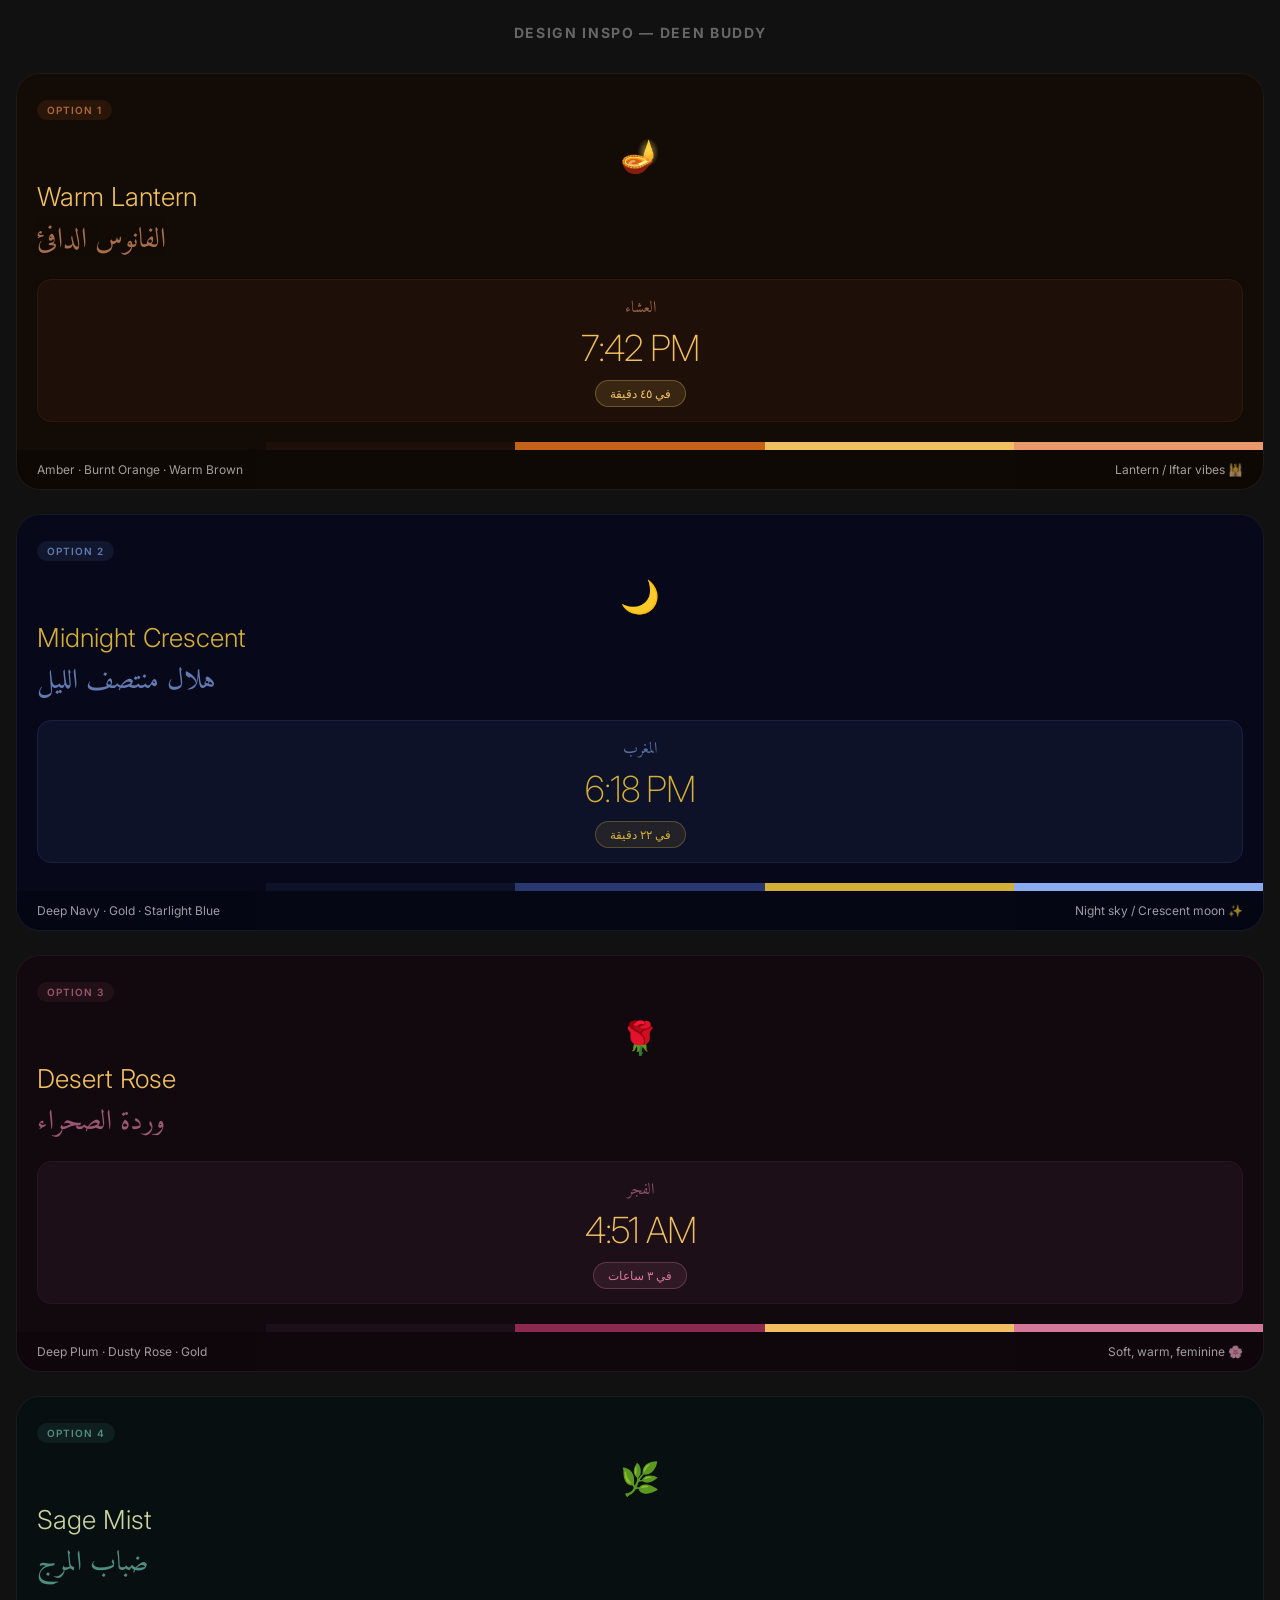
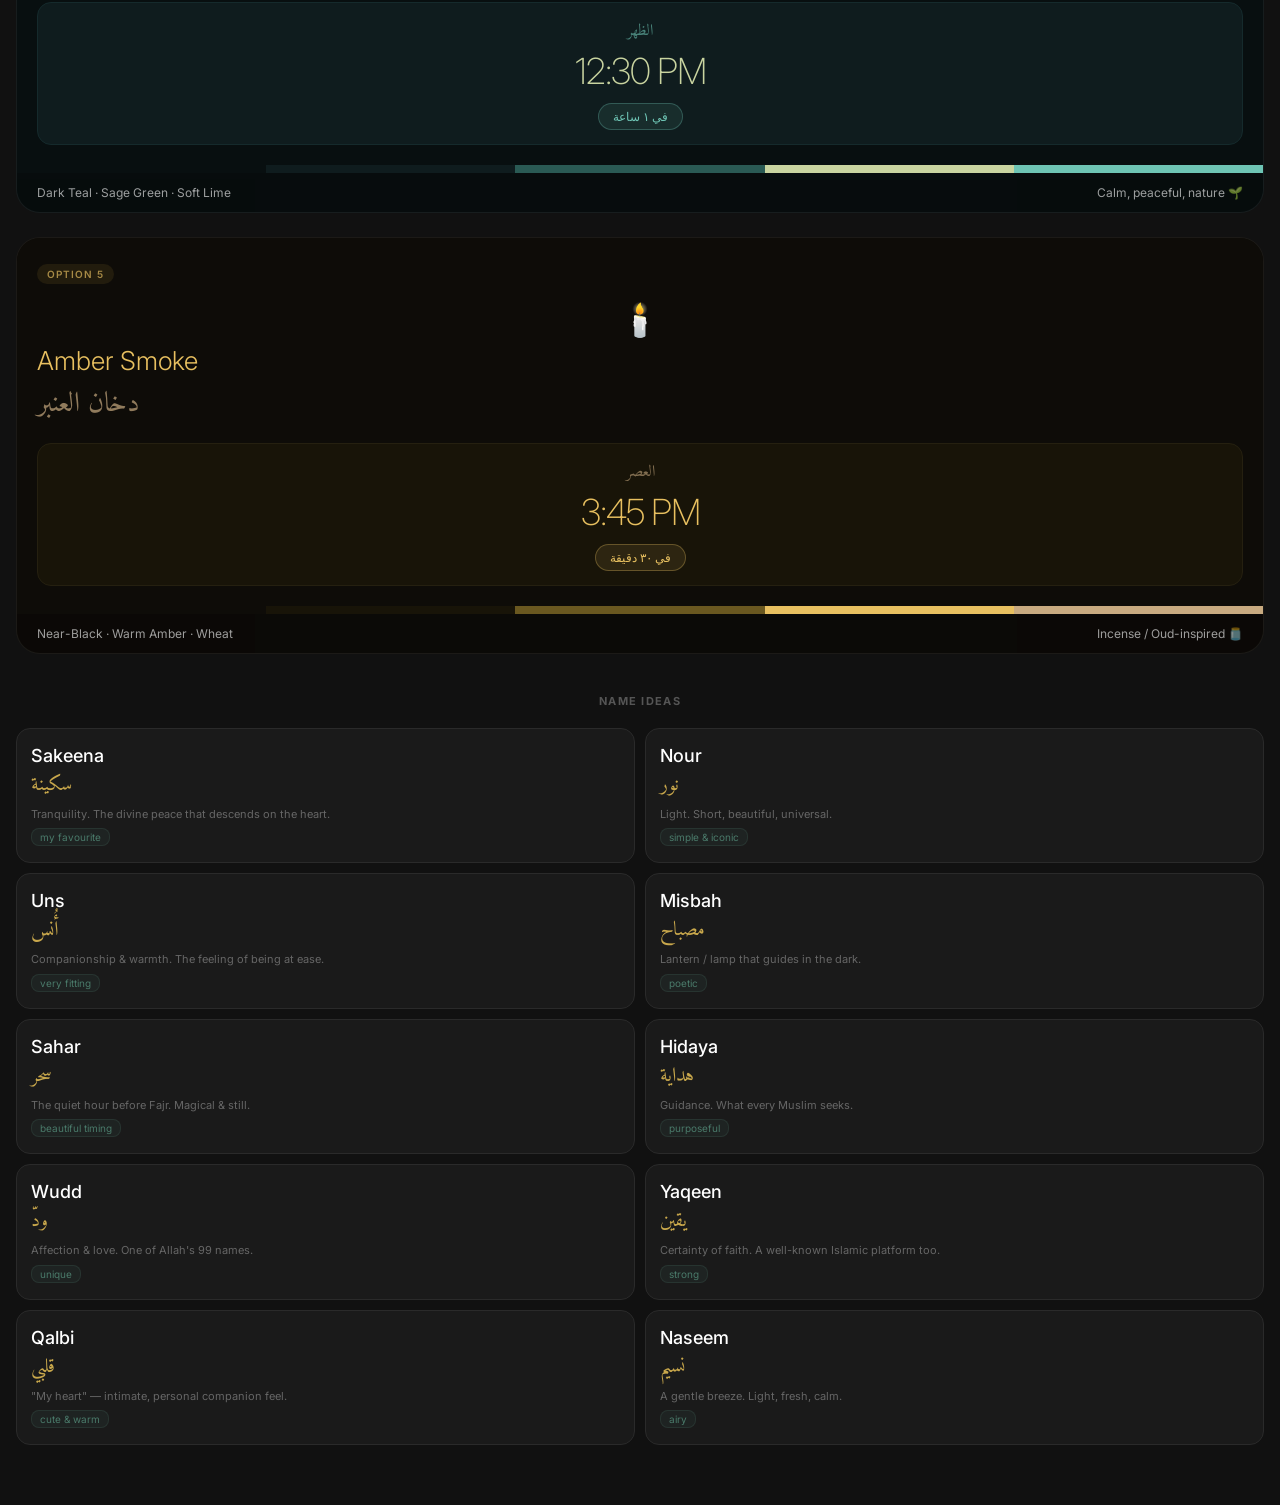
<file: frontend/inspo.html>
<!DOCTYPE html>
<html lang="en">
<head>
<meta charset="UTF-8"/>
<meta name="viewport" content="width=device-width, initial-scale=1"/>
<title>Deen Buddy — Design Inspo</title>
<link href="https://fonts.googleapis.com/css2?family=Amiri:wght@400;700&family=Inter:wght@300;400;500;600&display=swap" rel="stylesheet"/>
<style>
* { box-sizing: border-box; margin: 0; padding: 0; }
body { background: #111; font-family: 'Inter', sans-serif; color: #fff; padding: 24px 16px 60px; }
h1 { text-align: center; font-size: 14px; color: #666; letter-spacing: .12em; text-transform: uppercase; margin-bottom: 32px; }

.palette-row { display: flex; flex-direction: column; gap: 24px; }

.palette {
  border-radius: 24px;
  overflow: hidden;
  border: 1px solid rgba(255,255,255,0.06);
  cursor: pointer;
  transition: transform .2s, box-shadow .2s;
}
.palette:hover { transform: translateY(-3px); box-shadow: 0 12px 40px rgba(0,0,0,0.5); }

.palette-preview {
  padding: 24px 20px 20px;
  position: relative;
}

.palette-tag {
  display: inline-block;
  font-size: 10px;
  font-weight: 600;
  letter-spacing: .1em;
  text-transform: uppercase;
  padding: 4px 10px;
  border-radius: 20px;
  margin-bottom: 16px;
  opacity: .7;
}

.palette-name {
  font-size: 26px;
  font-weight: 300;
  margin-bottom: 4px;
}

.palette-name-ar {
  font-family: 'Amiri', serif;
  font-size: 28px;
  opacity: .7;
}

.mock-card {
  border-radius: 14px;
  padding: 14px;
  margin-top: 14px;
}

.mock-prayer-time {
  font-size: 36px;
  font-weight: 200;
  letter-spacing: -1px;
  text-align: center;
}

.mock-label {
  font-family: 'Amiri', serif;
  font-size: 16px;
  text-align: center;
  opacity: .6;
  margin-bottom: 4px;
}

.mock-pill {
  display: inline-block;
  border-radius: 20px;
  padding: 5px 14px;
  font-size: 12px;
  margin-top: 10px;
}

.mock-icon { font-size: 32px; text-align: center; margin-bottom: 6px; }

.swatches {
  display: flex;
  height: 8px;
}
.swatch { flex: 1; }

.palette-footer {
  background: rgba(0,0,0,0.3);
  padding: 12px 20px;
  font-size: 12px;
  opacity: .6;
  display: flex;
  justify-content: space-between;
}

/* ─── 1. Warm Lantern ─── */
.lantern { background: #120b06; }
.lantern .palette-tag { background: rgba(196,98,26,.2); color: #f09050; }
.lantern .mock-card { background: #1e1008; border: 1px solid #2e1a0a; }
.lantern .mock-prayer-time { color: #f0c060; }
.lantern .mock-label { color: #e8986a; }
.lantern .mock-pill { background: rgba(240,192,96,.12); color: #f0c060; border: 1px solid rgba(240,192,96,.3); }

/* ─── 2. Midnight Crescent ─── */
.crescent { background: #07091a; }
.crescent .palette-tag { background: rgba(100,140,220,.15); color: #8aabf0; }
.crescent .mock-card { background: #0e1228; border: 1px solid #1a2040; }
.crescent .mock-prayer-time { color: #d4af37; }
.crescent .mock-label { color: #8aabf0; }
.crescent .mock-pill { background: rgba(212,175,55,.1); color: #d4af37; border: 1px solid rgba(212,175,55,.3); }

/* ─── 3. Desert Rose ─── */
.rose { background: #12090e; }
.rose .palette-tag { background: rgba(180,80,110,.15); color: #d4789a; }
.rose .mock-card { background: #1c0f18; border: 1px solid #2a1422; }
.rose .mock-prayer-time { color: #f0c060; }
.rose .mock-label { color: #d4789a; }
.rose .mock-pill { background: rgba(212,120,154,.1); color: #d4789a; border: 1px solid rgba(212,120,154,.3); }

/* ─── 4. Sage Mist ─── */
.sage { background: #080f10; }
.sage .palette-tag { background: rgba(80,160,145,.15); color: #6ec4b4; }
.sage .mock-card { background: #0f1c1e; border: 1px solid #152a2c; }
.sage .mock-prayer-time { color: #c9d4a0; }
.sage .mock-label { color: #6ec4b4; }
.sage .mock-pill { background: rgba(110,196,180,.1); color: #6ec4b4; border: 1px solid rgba(110,196,180,.3); }

/* ─── 5. Amber Smoke ─── */
.amber { background: #0e0c08; }
.amber .palette-tag { background: rgba(210,165,60,.15); color: #e8c060; }
.amber .mock-card { background: #181408; border: 1px solid #252010; }
.amber .mock-prayer-time { color: #e8c060; }
.amber .mock-label { color: #c8aa80; }
.amber .mock-pill { background: rgba(232,192,96,.1); color: #e8c060; border: 1px solid rgba(232,192,96,.3); }

/* names section */
.names-section { margin-top: 40px; }
.names-section h2 { font-size: 11px; color: #555; letter-spacing: .12em; text-transform: uppercase; margin-bottom: 20px; text-align: center; }
.names-grid { display: grid; grid-template-columns: 1fr 1fr; gap: 10px; }
.name-card {
  background: #1a1a1a;
  border: 1px solid #2a2a2a;
  border-radius: 14px;
  padding: 16px 14px;
}
.name-en { font-size: 18px; font-weight: 500; color: #fff; margin-bottom: 2px; }
.name-ar { font-family: 'Amiri', serif; font-size: 20px; color: #c9a84c; margin-bottom: 4px; }
.name-meaning { font-size: 11px; color: #666; line-height: 1.4; }
.name-vibe { display: inline-block; font-size: 10px; color: #4a7a6a; background: rgba(74,122,106,.1); border: 1px solid rgba(74,122,106,.2); border-radius: 8px; padding: 2px 8px; margin-top: 6px; }
</style>
</head>
<body>

<h1>Design Inspo — Deen Buddy</h1>

<div class="palette-row">

  <!-- 1. Warm Lantern -->
  <div class="palette lantern">
    <div class="palette-preview lantern">
      <span class="palette-tag">Option 1</span>
      <div class="mock-icon">🪔</div>
      <div class="palette-name" style="color:#f0c060">Warm Lantern</div>
      <div class="palette-name-ar" style="color:#e8986a">الفانوس الدافئ</div>
      <div class="mock-card lantern">
        <div class="mock-label">العشاء</div>
        <div class="mock-prayer-time">7:42 PM</div>
        <div style="text-align:center"><span class="mock-pill lantern">في ٤٥ دقيقة</span></div>
      </div>
    </div>
    <div class="swatches">
      <div class="swatch" style="background:#120b06"></div>
      <div class="swatch" style="background:#1e1008"></div>
      <div class="swatch" style="background:#c4621a"></div>
      <div class="swatch" style="background:#f0c060"></div>
      <div class="swatch" style="background:#e8986a"></div>
    </div>
    <div class="palette-footer">
      <span>Amber · Burnt Orange · Warm Brown</span>
      <span>Lantern / Iftar vibes 🕌</span>
    </div>
  </div>

  <!-- 2. Midnight Crescent -->
  <div class="palette crescent">
    <div class="palette-preview crescent">
      <span class="palette-tag" style="background:rgba(100,140,220,.15);color:#8aabf0">Option 2</span>
      <div class="mock-icon">🌙</div>
      <div class="palette-name" style="color:#d4af37">Midnight Crescent</div>
      <div class="palette-name-ar" style="color:#8aabf0">هلال منتصف الليل</div>
      <div class="mock-card crescent">
        <div class="mock-label">المغرب</div>
        <div class="mock-prayer-time">6:18 PM</div>
        <div style="text-align:center"><span class="mock-pill crescent">في ٢٢ دقيقة</span></div>
      </div>
    </div>
    <div class="swatches">
      <div class="swatch" style="background:#07091a"></div>
      <div class="swatch" style="background:#0e1228"></div>
      <div class="swatch" style="background:#2a3870"></div>
      <div class="swatch" style="background:#d4af37"></div>
      <div class="swatch" style="background:#8aabf0"></div>
    </div>
    <div class="palette-footer">
      <span>Deep Navy · Gold · Starlight Blue</span>
      <span>Night sky / Crescent moon ✨</span>
    </div>
  </div>

  <!-- 3. Desert Rose -->
  <div class="palette rose">
    <div class="palette-preview rose">
      <span class="palette-tag" style="background:rgba(180,80,110,.15);color:#d4789a">Option 3</span>
      <div class="mock-icon">🌹</div>
      <div class="palette-name" style="color:#f0c060">Desert Rose</div>
      <div class="palette-name-ar" style="color:#d4789a">وردة الصحراء</div>
      <div class="mock-card rose">
        <div class="mock-label">الفجر</div>
        <div class="mock-prayer-time">4:51 AM</div>
        <div style="text-align:center"><span class="mock-pill rose">في ٣ ساعات</span></div>
      </div>
    </div>
    <div class="swatches">
      <div class="swatch" style="background:#12090e"></div>
      <div class="swatch" style="background:#1c0f18"></div>
      <div class="swatch" style="background:#8a2a50"></div>
      <div class="swatch" style="background:#f0c060"></div>
      <div class="swatch" style="background:#d4789a"></div>
    </div>
    <div class="palette-footer">
      <span>Deep Plum · Dusty Rose · Gold</span>
      <span>Soft, warm, feminine 🌸</span>
    </div>
  </div>

  <!-- 4. Sage Mist -->
  <div class="palette sage">
    <div class="palette-preview sage">
      <span class="palette-tag" style="background:rgba(80,160,145,.15);color:#6ec4b4">Option 4</span>
      <div class="mock-icon">🌿</div>
      <div class="palette-name" style="color:#c9d4a0">Sage Mist</div>
      <div class="palette-name-ar" style="color:#6ec4b4">ضباب المرج</div>
      <div class="mock-card sage">
        <div class="mock-label">الظهر</div>
        <div class="mock-prayer-time">12:30 PM</div>
        <div style="text-align:center"><span class="mock-pill sage">في ١ ساعة</span></div>
      </div>
    </div>
    <div class="swatches">
      <div class="swatch" style="background:#080f10"></div>
      <div class="swatch" style="background:#0f1c1e"></div>
      <div class="swatch" style="background:#2a5a54"></div>
      <div class="swatch" style="background:#c9d4a0"></div>
      <div class="swatch" style="background:#6ec4b4"></div>
    </div>
    <div class="palette-footer">
      <span>Dark Teal · Sage Green · Soft Lime</span>
      <span>Calm, peaceful, nature 🌱</span>
    </div>
  </div>

  <!-- 5. Amber Smoke -->
  <div class="palette amber">
    <div class="palette-preview amber">
      <span class="palette-tag" style="background:rgba(210,165,60,.15);color:#e8c060">Option 5</span>
      <div class="mock-icon">🕯️</div>
      <div class="palette-name" style="color:#e8c060">Amber Smoke</div>
      <div class="palette-name-ar" style="color:#c8aa80">دخان العنبر</div>
      <div class="mock-card amber">
        <div class="mock-label">العصر</div>
        <div class="mock-prayer-time">3:45 PM</div>
        <div style="text-align:center"><span class="mock-pill amber">في ٣٠ دقيقة</span></div>
      </div>
    </div>
    <div class="swatches">
      <div class="swatch" style="background:#0e0c08"></div>
      <div class="swatch" style="background:#181408"></div>
      <div class="swatch" style="background:#6a5820"></div>
      <div class="swatch" style="background:#e8c060"></div>
      <div class="swatch" style="background:#c8aa80"></div>
    </div>
    <div class="palette-footer">
      <span>Near-Black · Warm Amber · Wheat</span>
      <span>Incense / Oud-inspired 🫙</span>
    </div>
  </div>

</div>

<!-- Name suggestions -->
<div class="names-section">
  <h2>Name Ideas</h2>
  <div class="names-grid">

    <div class="name-card">
      <div class="name-en">Sakeena</div>
      <div class="name-ar">سكينة</div>
      <div class="name-meaning">Tranquility. The divine peace that descends on the heart.</div>
      <span class="name-vibe">my favourite</span>
    </div>

    <div class="name-card">
      <div class="name-en">Nour</div>
      <div class="name-ar">نور</div>
      <div class="name-meaning">Light. Short, beautiful, universal.</div>
      <span class="name-vibe">simple & iconic</span>
    </div>

    <div class="name-card">
      <div class="name-en">Uns</div>
      <div class="name-ar">أُنس</div>
      <div class="name-meaning">Companionship & warmth. The feeling of being at ease.</div>
      <span class="name-vibe">very fitting</span>
    </div>

    <div class="name-card">
      <div class="name-en">Misbah</div>
      <div class="name-ar">مصباح</div>
      <div class="name-meaning">Lantern / lamp that guides in the dark.</div>
      <span class="name-vibe">poetic</span>
    </div>

    <div class="name-card">
      <div class="name-en">Sahar</div>
      <div class="name-ar">سحر</div>
      <div class="name-meaning">The quiet hour before Fajr. Magical & still.</div>
      <span class="name-vibe">beautiful timing</span>
    </div>

    <div class="name-card">
      <div class="name-en">Hidaya</div>
      <div class="name-ar">هداية</div>
      <div class="name-meaning">Guidance. What every Muslim seeks.</div>
      <span class="name-vibe">purposeful</span>
    </div>

    <div class="name-card">
      <div class="name-en">Wudd</div>
      <div class="name-ar">ودّ</div>
      <div class="name-meaning">Affection & love. One of Allah's 99 names.</div>
      <span class="name-vibe">unique</span>
    </div>

    <div class="name-card">
      <div class="name-en">Yaqeen</div>
      <div class="name-ar">يقين</div>
      <div class="name-meaning">Certainty of faith. A well-known Islamic platform too.</div>
      <span class="name-vibe">strong</span>
    </div>

    <div class="name-card">
      <div class="name-en">Qalbi</div>
      <div class="name-ar">قلبي</div>
      <div class="name-meaning">"My heart" — intimate, personal companion feel.</div>
      <span class="name-vibe">cute & warm</span>
    </div>

    <div class="name-card">
      <div class="name-en">Naseem</div>
      <div class="name-ar">نسيم</div>
      <div class="name-meaning">A gentle breeze. Light, fresh, calm.</div>
      <span class="name-vibe">airy</span>
    </div>

  </div>
</div>

</body>
</html>
</file>
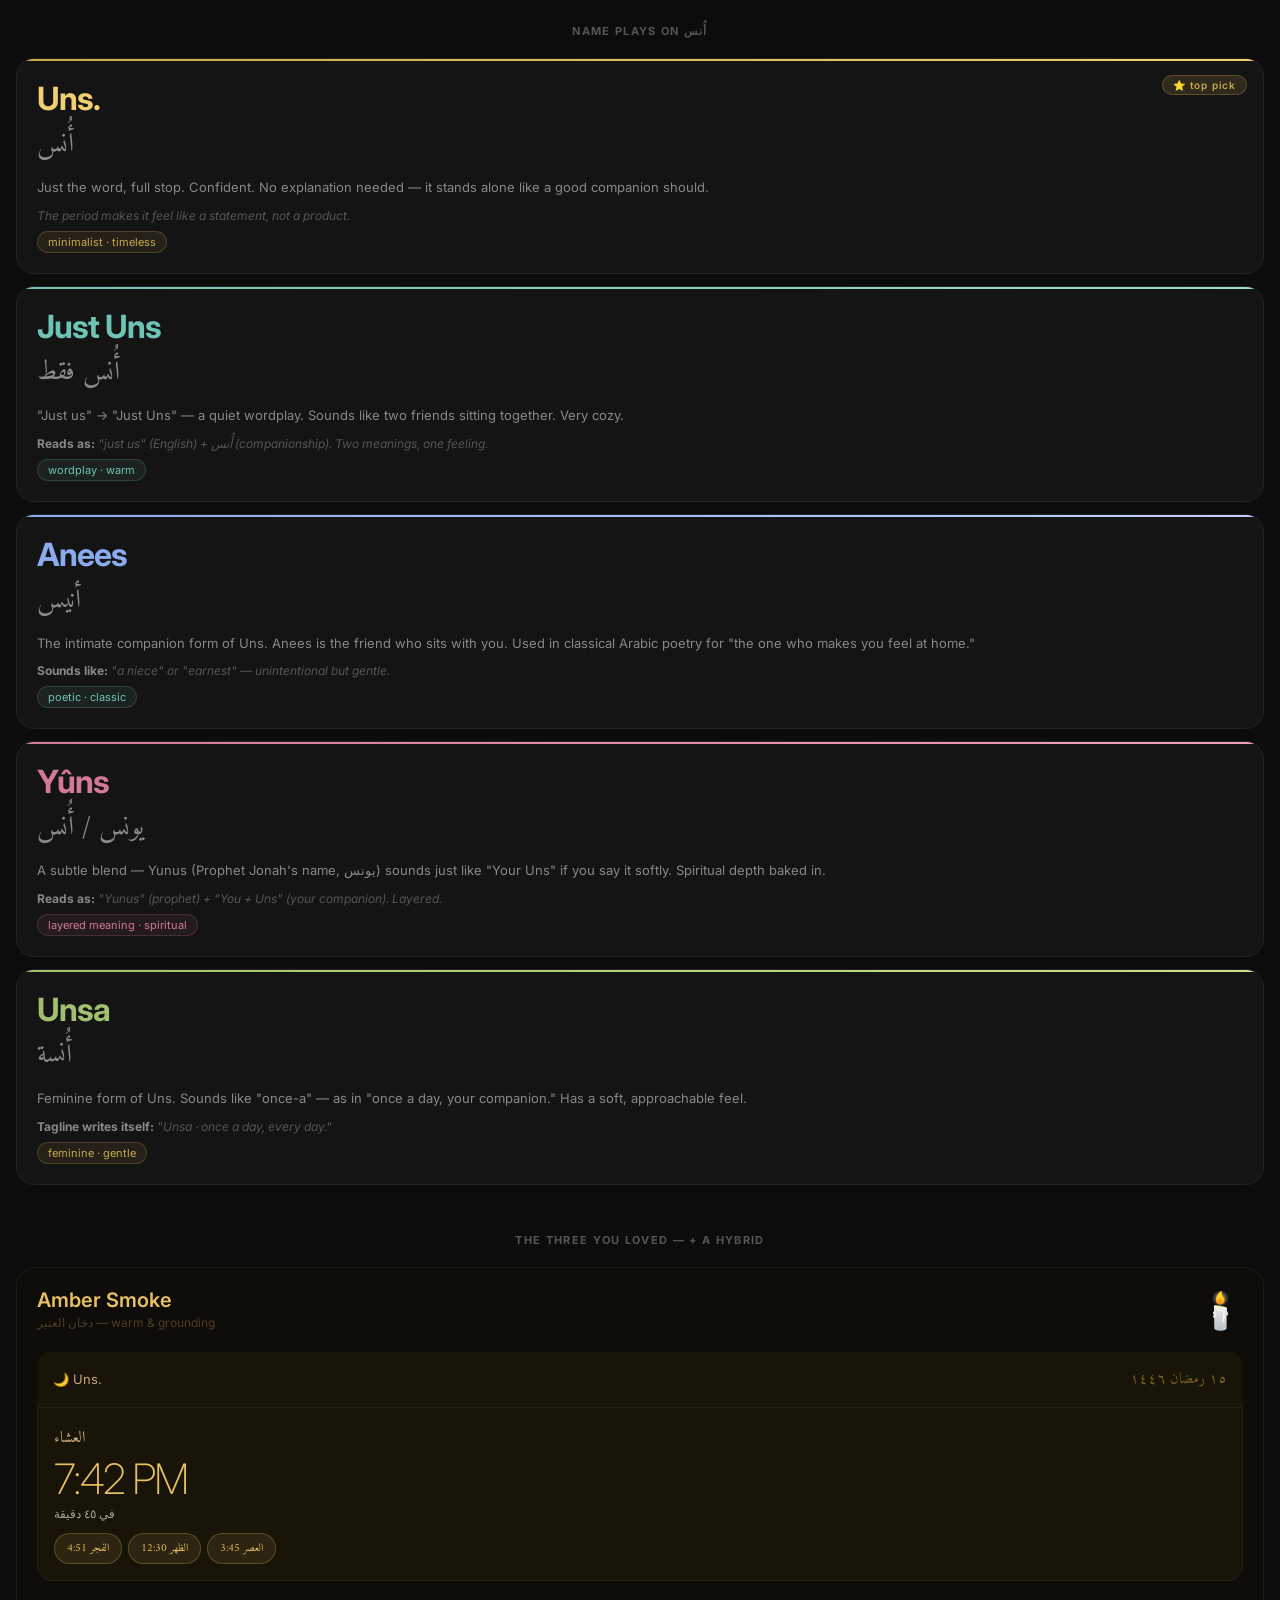
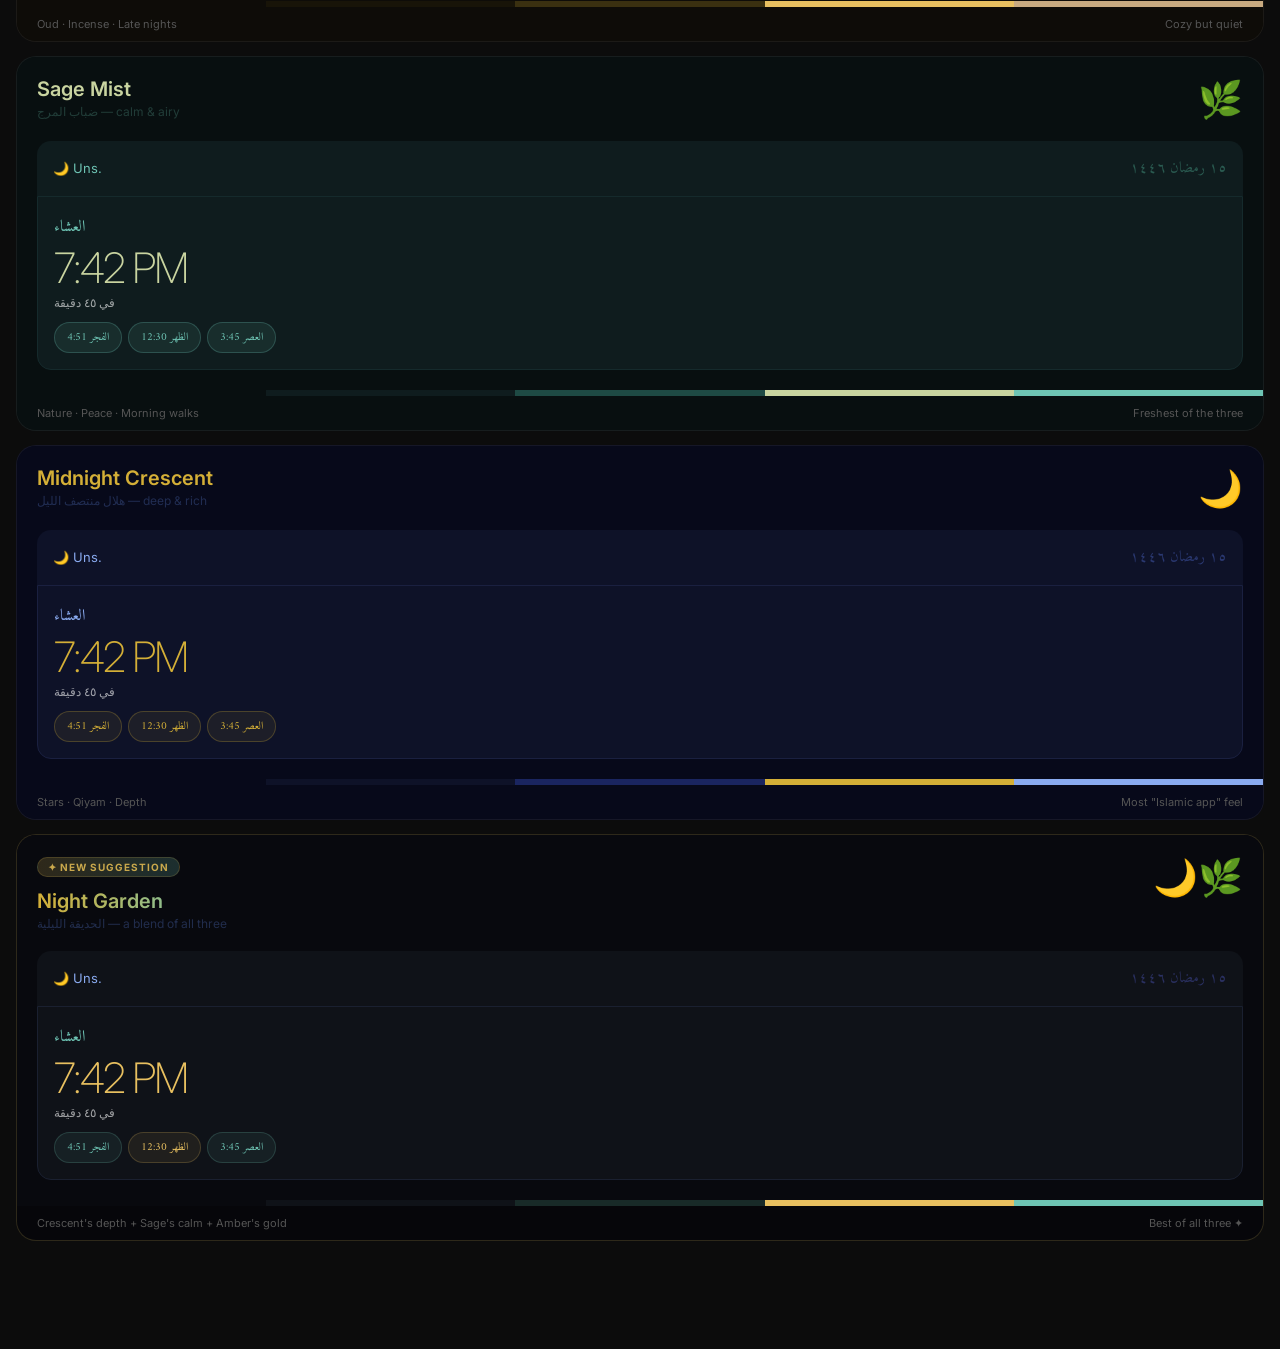
<file: frontend/names.html>
<!DOCTYPE html>
<html lang="en">
<head>
<meta charset="UTF-8"/>
<meta name="viewport" content="width=device-width,initial-scale=1"/>
<title>Name & Theme Ideas</title>
<link href="https://fonts.googleapis.com/css2?family=Amiri:wght@400;700&family=Inter:wght@300;400;500;600;700&display=swap" rel="stylesheet"/>
<style>
* { box-sizing: border-box; margin: 0; padding: 0; }
body { background: #0c0c0c; font-family: 'Inter', sans-serif; color: #fff; padding: 24px 16px 60px; }

h2 { font-size: 11px; color: #555; letter-spacing: .12em; text-transform: uppercase; margin-bottom: 20px; text-align: center; }
.section { margin-bottom: 48px; }

/* ── Names ── */
.name-cards { display: flex; flex-direction: column; gap: 12px; }

.name-card {
  border-radius: 18px;
  padding: 20px;
  border: 1px solid #222;
  background: #141414;
  position: relative;
  overflow: hidden;
}

.name-card::before {
  content: '';
  position: absolute;
  top: 0; left: 0; right: 0;
  height: 2px;
}

.name-card.fav::before { background: linear-gradient(90deg, #c9a84c, #f0d070); }
.name-card.pick2::before { background: linear-gradient(90deg, #6ec4b4, #a0d8d0); }
.name-card.pick3::before { background: linear-gradient(90deg, #8aabf0, #c0d0ff); }
.name-card.pick4::before { background: linear-gradient(90deg, #d4789a, #f0a0c0); }
.name-card.pick5::before { background: linear-gradient(90deg, #a0c070, #c8e090); }

.name-big {
  font-size: 32px;
  font-weight: 700;
  letter-spacing: -1px;
  margin-bottom: 4px;
}

.name-card.fav .name-big { color: #f0d070; }
.name-card.pick2 .name-big { color: #6ec4b4; }
.name-card.pick3 .name-big { color: #8aabf0; }
.name-card.pick4 .name-big { color: #d4789a; }
.name-card.pick5 .name-big { color: #a0c070; }

.name-ar-big { font-family: 'Amiri', serif; font-size: 26px; opacity: .5; margin-bottom: 10px; }
.name-desc { font-size: 13px; color: #888; line-height: 1.6; margin-bottom: 10px; }
.name-wordplay { font-size: 12px; color: #555; font-style: italic; }
.name-wordplay strong { color: #888; font-style: normal; }

.fav-badge {
  position: absolute;
  top: 16px; right: 16px;
  background: rgba(201,168,76,.15);
  border: 1px solid rgba(201,168,76,.3);
  color: #c9a84c;
  font-size: 10px;
  font-weight: 600;
  letter-spacing: .08em;
  padding: 3px 10px;
  border-radius: 20px;
}

.tag {
  display: inline-block;
  font-size: 11px;
  padding: 3px 10px;
  border-radius: 20px;
  margin-top: 8px;
}

.tag-warm { background: rgba(240,192,80,.08); color: #c9a84c; border: 1px solid rgba(240,192,80,.2); }
.tag-cool { background: rgba(110,196,180,.08); color: #6ec4b4; border: 1px solid rgba(110,196,180,.2); }
.tag-soft { background: rgba(212,120,154,.08); color: #d4789a; border: 1px solid rgba(212,120,154,.2); }

/* ── Themes ── */
.theme-row { display: flex; flex-direction: column; gap: 14px; }

.theme-card {
  border-radius: 20px;
  overflow: hidden;
  border: 1px solid rgba(255,255,255,.06);
}

.theme-header {
  padding: 20px;
  display: flex;
  justify-content: space-between;
  align-items: flex-start;
}

.theme-name { font-size: 20px; font-weight: 600; }
.theme-name-sub { font-size: 12px; opacity: .5; margin-top: 3px; }

.theme-icon { font-size: 36px; }

.theme-mock {
  padding: 0 20px 20px;
}

/* Mock app UI */
.mock-header {
  border-radius: 14px 14px 0 0;
  padding: 14px 16px;
  display: flex;
  justify-content: space-between;
  align-items: center;
  font-size: 13px;
}

.mock-body {
  border-radius: 0 0 14px 14px;
  padding: 16px;
}

.mock-prayer-big {
  font-size: 42px;
  font-weight: 200;
  letter-spacing: -2px;
  line-height: 1;
}

.mock-prayer-label {
  font-family: 'Amiri', serif;
  font-size: 16px;
  margin-bottom: 6px;
}

.mock-countdown {
  font-size: 12px;
  opacity: .6;
  margin-top: 6px;
}

.mock-pills {
  display: flex;
  gap: 6px;
  margin-top: 12px;
  flex-wrap: wrap;
}

.mock-pill {
  padding: 5px 12px;
  border-radius: 20px;
  font-size: 11px;
  font-family: 'Amiri', serif;
}

.swatches { display: flex; height: 6px; }
.swatch { flex: 1; }

.theme-footer {
  padding: 10px 20px;
  font-size: 11px;
  background: rgba(0,0,0,.3);
  color: #555;
  display: flex;
  justify-content: space-between;
}

/* Hybrid theme special */
.hybrid-label {
  display: inline-block;
  font-size: 10px;
  font-weight: 700;
  letter-spacing: .1em;
  text-transform: uppercase;
  padding: 3px 10px;
  border-radius: 20px;
  margin-bottom: 12px;
  background: linear-gradient(90deg, rgba(201,168,76,.2), rgba(110,196,180,.2));
  color: #c9a84c;
  border: 1px solid rgba(201,168,76,.2);
}

/* ── AMBER SMOKE ── */
.amber { background: #0e0c08; }
.amber .theme-name { color: #e8c060; }
.amber .mock-header { background: #181408; }
.amber .mock-header-text { color: #c8aa80; }
.amber .mock-body { background: #181408; border: 1px solid #252010; }
.amber .mock-prayer-label { color: #c8aa80; }
.amber .mock-prayer-big { color: #e8c060; }
.amber .mock-pill { background: rgba(232,192,96,.1); color: #e8c060; border: 1px solid rgba(232,192,96,.25); }

/* ── SAGE MIST ── */
.sage { background: #080f10; }
.sage .theme-name { color: #c9d4a0; }
.sage .mock-header { background: #0f1c1e; }
.sage .mock-header-text { color: #6ec4b4; }
.sage .mock-body { background: #0f1c1e; border: 1px solid #152a2c; }
.sage .mock-prayer-label { color: #6ec4b4; }
.sage .mock-prayer-big { color: #c9d4a0; }
.sage .mock-pill { background: rgba(110,196,180,.1); color: #6ec4b4; border: 1px solid rgba(110,196,180,.25); }

/* ── MIDNIGHT CRESCENT ── */
.crescent { background: #07091a; }
.crescent .theme-name { color: #d4af37; }
.crescent .mock-header { background: #0e1228; }
.crescent .mock-header-text { color: #8aabf0; }
.crescent .mock-body { background: #0e1228; border: 1px solid #1a2040; }
.crescent .mock-prayer-label { color: #8aabf0; }
.crescent .mock-prayer-big { color: #d4af37; }
.crescent .mock-pill { background: rgba(212,175,55,.08); color: #d4af37; border: 1px solid rgba(212,175,55,.25); }

/* ── HYBRID ── */
.hybrid { background: #08090e; }
.hybrid .theme-name { background: linear-gradient(90deg, #d4af37, #6ec4b4); -webkit-background-clip: text; -webkit-text-fill-color: transparent; background-clip: text; }
.hybrid .mock-header { background: #0f1218; }
.hybrid .mock-header-text { color: #8aabf0; }
.hybrid .mock-body { background: #0f1218; border: 1px solid #1a2030; }
.hybrid .mock-prayer-label { color: #6ec4b4; }
.hybrid .mock-prayer-big { color: #e8c060; }
.hybrid .mock-pill { background: rgba(110,196,180,.08); color: #6ec4b4; border: 1px solid rgba(110,196,180,.2); }
.hybrid .mock-pill:nth-child(2) { background: rgba(232,192,96,.08); color: #e8c060; border-color: rgba(232,192,96,.2); }
</style>
</head>
<body>

<!-- ── NAMES ── -->
<div class="section">
<h2>Name Plays on أُنس</h2>
<div class="name-cards">

  <div class="name-card fav">
    <div class="fav-badge">⭐ top pick</div>
    <div class="name-big">Uns.</div>
    <div class="name-ar-big">أُنس</div>
    <div class="name-desc">Just the word, full stop. Confident. No explanation needed — it stands alone like a good companion should.</div>
    <div class="name-wordplay">The period makes it feel like a statement, not a product.</div>
    <span class="tag tag-warm">minimalist · timeless</span>
  </div>

  <div class="name-card pick2">
    <div class="name-big">Just Uns</div>
    <div class="name-ar-big">أُنس فقط</div>
    <div class="name-desc">"Just us" → "Just Uns" — a quiet wordplay. Sounds like two friends sitting together. Very cozy.</div>
    <div class="name-wordplay"><strong>Reads as:</strong> "just us" (English) + أُنس (companionship). Two meanings, one feeling.</div>
    <span class="tag tag-cool">wordplay · warm</span>
  </div>

  <div class="name-card pick3">
    <div class="name-big">Anees</div>
    <div class="name-ar-big">أنيس</div>
    <div class="name-desc">The intimate companion form of Uns. Anees is the friend who sits with you. Used in classical Arabic poetry for "the one who makes you feel at home."</div>
    <div class="name-wordplay"><strong>Sounds like:</strong> "a niece" or "earnest" — unintentional but gentle.</div>
    <span class="tag tag-cool">poetic · classic</span>
  </div>

  <div class="name-card pick4">
    <div class="name-big">Yûns</div>
    <div class="name-ar-big">يونس / أُنس</div>
    <div class="name-desc">A subtle blend — Yunus (Prophet Jonah's name, يونس) sounds just like "Your Uns" if you say it softly. Spiritual depth baked in.</div>
    <div class="name-wordplay"><strong>Reads as:</strong> "Yunus" (prophet) + "You + Uns" (your companion). Layered.</div>
    <span class="tag tag-soft">layered meaning · spiritual</span>
  </div>

  <div class="name-card pick5">
    <div class="name-big">Unsa</div>
    <div class="name-ar-big">أُنسة</div>
    <div class="name-desc">Feminine form of Uns. Sounds like "once-a" — as in "once a day, your companion." Has a soft, approachable feel.</div>
    <div class="name-wordplay"><strong>Tagline writes itself:</strong> "Unsa · once a day, every day."</div>
    <span class="tag tag-warm">feminine · gentle</span>
  </div>

</div>
</div>

<!-- ── THEMES ── -->
<div class="section">
<h2>The Three You Loved — + a Hybrid</h2>
<div class="theme-row">

  <!-- Amber Smoke -->
  <div class="theme-card amber">
    <div class="theme-header amber">
      <div>
        <div class="theme-name">Amber Smoke</div>
        <div class="theme-name-sub" style="color:#8a7040">دخان العنبر — warm & grounding</div>
      </div>
      <div class="theme-icon">🕯️</div>
    </div>
    <div class="theme-mock">
      <div class="mock-header amber">
        <span class="mock-header-text">🌙 Uns.</span>
        <span style="font-family:'Amiri',serif;color:#7a6020;font-size:15px">١٥ رمضان ١٤٤٦</span>
      </div>
      <div class="mock-body amber">
        <div class="mock-prayer-label">العشاء</div>
        <div class="mock-prayer-big">7:42 PM</div>
        <div class="mock-countdown">في ٤٥ دقيقة</div>
        <div class="mock-pills">
          <span class="mock-pill">الفجر 4:51</span>
          <span class="mock-pill">الظهر 12:30</span>
          <span class="mock-pill">العصر 3:45</span>
        </div>
      </div>
    </div>
    <div class="swatches">
      <div class="swatch" style="background:#0e0c08"></div>
      <div class="swatch" style="background:#181408"></div>
      <div class="swatch" style="background:#3a3010"></div>
      <div class="swatch" style="background:#e8c060"></div>
      <div class="swatch" style="background:#c8aa80"></div>
    </div>
    <div class="theme-footer amber">
      <span>Oud · Incense · Late nights</span>
      <span>Cozy but quiet</span>
    </div>
  </div>

  <!-- Sage Mist -->
  <div class="theme-card sage">
    <div class="theme-header sage">
      <div>
        <div class="theme-name">Sage Mist</div>
        <div class="theme-name-sub" style="color:#3a6a60">ضباب المرج — calm & airy</div>
      </div>
      <div class="theme-icon">🌿</div>
    </div>
    <div class="theme-mock">
      <div class="mock-header sage">
        <span class="mock-header-text">🌙 Uns.</span>
        <span style="font-family:'Amiri',serif;color:#2a5a50;font-size:15px">١٥ رمضان ١٤٤٦</span>
      </div>
      <div class="mock-body sage">
        <div class="mock-prayer-label">العشاء</div>
        <div class="mock-prayer-big">7:42 PM</div>
        <div class="mock-countdown">في ٤٥ دقيقة</div>
        <div class="mock-pills">
          <span class="mock-pill">الفجر 4:51</span>
          <span class="mock-pill">الظهر 12:30</span>
          <span class="mock-pill">العصر 3:45</span>
        </div>
      </div>
    </div>
    <div class="swatches">
      <div class="swatch" style="background:#080f10"></div>
      <div class="swatch" style="background:#0f1c1e"></div>
      <div class="swatch" style="background:#1e4a44"></div>
      <div class="swatch" style="background:#c9d4a0"></div>
      <div class="swatch" style="background:#6ec4b4"></div>
    </div>
    <div class="theme-footer sage">
      <span>Nature · Peace · Morning walks</span>
      <span>Freshest of the three</span>
    </div>
  </div>

  <!-- Midnight Crescent -->
  <div class="theme-card crescent">
    <div class="theme-header crescent">
      <div>
        <div class="theme-name">Midnight Crescent</div>
        <div class="theme-name-sub" style="color:#3a508a">هلال منتصف الليل — deep & rich</div>
      </div>
      <div class="theme-icon">🌙</div>
    </div>
    <div class="theme-mock">
      <div class="mock-header crescent">
        <span class="mock-header-text">🌙 Uns.</span>
        <span style="font-family:'Amiri',serif;color:#2a3870;font-size:15px">١٥ رمضان ١٤٤٦</span>
      </div>
      <div class="mock-body crescent">
        <div class="mock-prayer-label">العشاء</div>
        <div class="mock-prayer-big">7:42 PM</div>
        <div class="mock-countdown">في ٤٥ دقيقة</div>
        <div class="mock-pills">
          <span class="mock-pill">الفجر 4:51</span>
          <span class="mock-pill">الظهر 12:30</span>
          <span class="mock-pill">العصر 3:45</span>
        </div>
      </div>
    </div>
    <div class="swatches">
      <div class="swatch" style="background:#07091a"></div>
      <div class="swatch" style="background:#0e1228"></div>
      <div class="swatch" style="background:#1a2560"></div>
      <div class="swatch" style="background:#d4af37"></div>
      <div class="swatch" style="background:#8aabf0"></div>
    </div>
    <div class="theme-footer crescent">
      <span>Stars · Qiyam · Depth</span>
      <span>Most "Islamic app" feel</span>
    </div>
  </div>

  <!-- HYBRID -->
  <div class="theme-card hybrid" style="border-color:rgba(201,168,76,.2)">
    <div class="theme-header hybrid">
      <div>
        <span class="hybrid-label">✦ New suggestion</span>
        <div class="theme-name">Night Garden</div>
        <div class="theme-name-sub" style="color:#3a508a">الحديقة الليلية — a blend of all three</div>
      </div>
      <div class="theme-icon">🌙🌿</div>
    </div>
    <div class="theme-mock">
      <div class="mock-header hybrid">
        <span class="mock-header-text">🌙 Uns.</span>
        <span style="font-family:'Amiri',serif;color:#2a3060;font-size:15px">١٥ رمضان ١٤٤٦</span>
      </div>
      <div class="mock-body hybrid">
        <div class="mock-prayer-label">العشاء</div>
        <div class="mock-prayer-big" style="color:#e8c060">7:42 PM</div>
        <div class="mock-countdown">في ٤٥ دقيقة</div>
        <div class="mock-pills">
          <span class="mock-pill">الفجر 4:51</span>
          <span class="mock-pill" style="background:rgba(232,192,96,.08);color:#e8c060;border-color:rgba(232,192,96,.2)">الظهر 12:30</span>
          <span class="mock-pill">العصر 3:45</span>
        </div>
      </div>
    </div>
    <div class="swatches">
      <div class="swatch" style="background:#08090e"></div>
      <div class="swatch" style="background:#0f1218"></div>
      <div class="swatch" style="background:#182a28"></div>
      <div class="swatch" style="background:#e8c060"></div>
      <div class="swatch" style="background:#6ec4b4"></div>
    </div>
    <div class="theme-footer" style="background:rgba(0,0,0,.3);color:#555">
      <span>Crescent's depth + Sage's calm + Amber's gold</span>
      <span>Best of all three ✦</span>
    </div>
  </div>

</div>
</div>

</body>
</html>
</file>
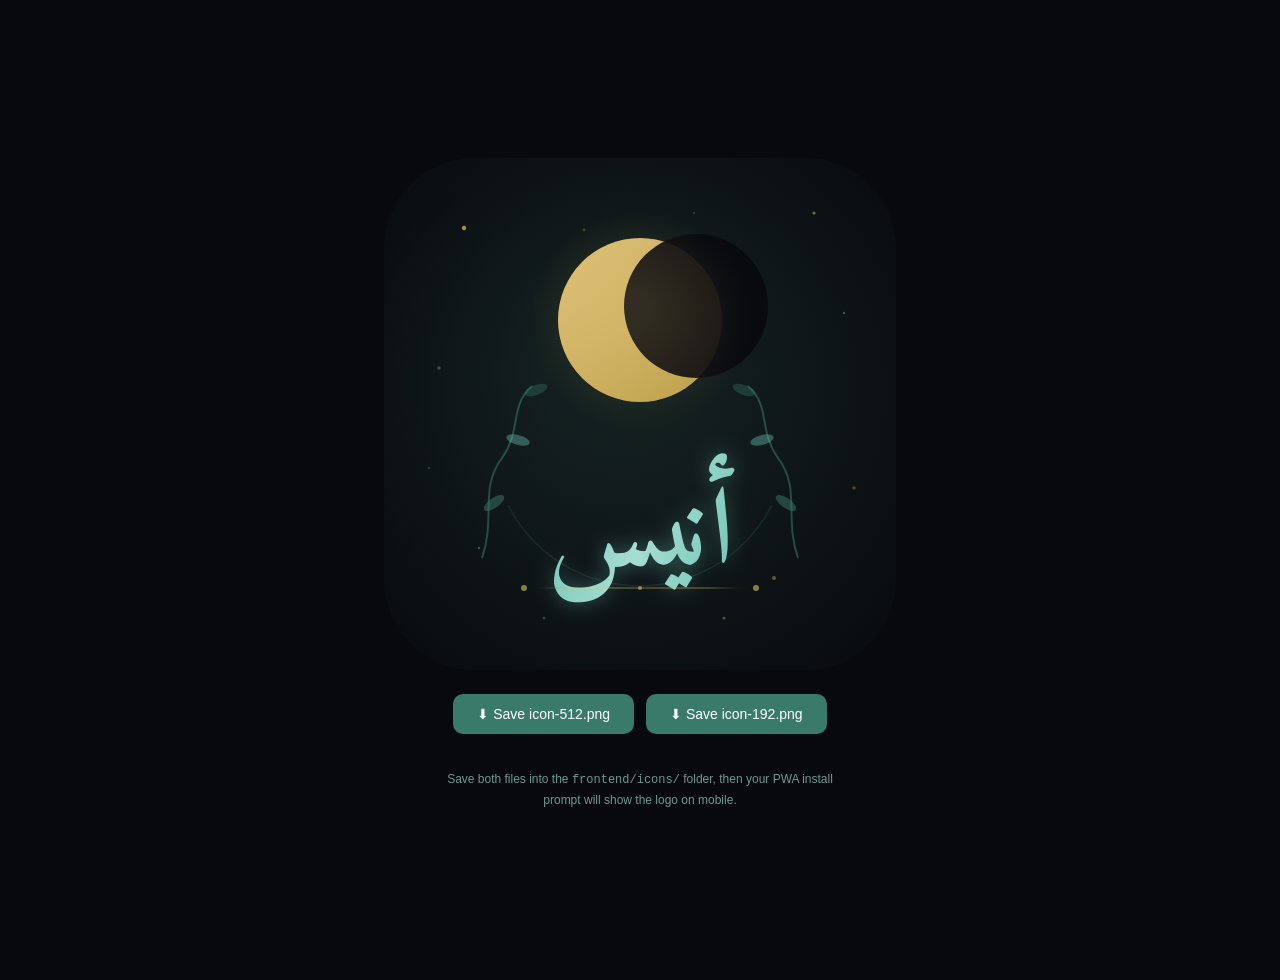
<file: frontend/icons/make-icons.html>
<!DOCTYPE html>
<html>
<head>
<meta charset="UTF-8"/>
<title>Anees Icon Generator</title>
<link href="https://fonts.googleapis.com/css2?family=Amiri:wght@400;700&display=swap" rel="stylesheet"/>
<style>
  body { background: #08090e; display: flex; flex-direction: column; align-items: center; justify-content: center; min-height: 100vh; font-family: sans-serif; color: #e8f0ec; gap: 24px; margin: 0; padding: 40px; }
  canvas { border-radius: 24px; display: block; }
  .btns { display: flex; gap: 12px; }
  button { background: #3a7a6a; border: none; color: #fff; padding: 12px 24px; border-radius: 10px; font-size: 14px; cursor: pointer; }
  button:hover { background: #6ec4b4; color: #08090e; }
  .note { font-size: 12px; color: #6a9a90; text-align: center; max-width: 400px; line-height: 1.6; }
</style>
</head>
<body>
<canvas id="c" width="512" height="512"></canvas>
<div class="btns">
  <button onclick="download(512,'icon-512.png')">⬇ Save icon-512.png</button>
  <button onclick="download(192,'icon-192.png')">⬇ Save icon-192.png</button>
</div>
<p class="note">Save both files into the <code>frontend/icons/</code> folder, then your PWA install prompt will show the logo on mobile.</p>

<script>
const canvas = document.getElementById('c');
const ctx = canvas.getContext('2d');
const S = 512;

function draw() {
  ctx.clearRect(0, 0, S, S);

  // ── Background ──
  const bgGrad = ctx.createRadialGradient(S*0.45, S*0.38, 0, S*0.5, S*0.5, S*0.72);
  bgGrad.addColorStop(0, '#162422');
  bgGrad.addColorStop(1, '#08090e');
  roundRect(ctx, 0, 0, S, S, 90, bgGrad);

  // ── Stars ──
  const stars = [
    [80,70,2.2,0.7,'#e8c060'],[430,55,1.6,0.5,'#e8c060'],
    [460,155,1.2,0.4,'#6ec4b4'],[55,210,1.8,0.35,'#6ec4b4'],
    [390,420,2.0,0.4,'#e8c060'],[95,390,1.2,0.4,'#6ec4b4'],
    [340,460,1.6,0.35,'#e8c060'],[160,460,1.4,0.3,'#6ec4b4'],
    [470,330,1.8,0.3,'#e8c060'],[45,310,1.2,0.25,'#6ec4b4'],
    [310,55,1.0,0.3,'#6ec4b4'],[200,72,1.4,0.25,'#e8c060'],
  ];
  stars.forEach(([x,y,r,a,c]) => {
    ctx.globalAlpha = a;
    ctx.beginPath();
    ctx.arc(x, y, r, 0, Math.PI*2);
    ctx.fillStyle = c;
    ctx.fill();
  });
  ctx.globalAlpha = 1;

  // ── Crescent moon ──
  const moonX = 256, moonY = 162, moonR = 82;
  const goldGrad = ctx.createLinearGradient(moonX-moonR, moonY-moonR, moonX+moonR, moonY+moonR);
  goldGrad.addColorStop(0, '#f0d080');
  goldGrad.addColorStop(1, '#c9a84c');
  ctx.globalAlpha = 0.92;
  ctx.beginPath();
  ctx.arc(moonX, moonY, moonR, 0, Math.PI*2);
  ctx.fillStyle = goldGrad;
  ctx.fill();
  // Cut the crescent
  ctx.globalCompositeOperation = 'destination-out';
  ctx.beginPath();
  ctx.arc(moonX + 56, moonY - 14, 72, 0, Math.PI*2);
  ctx.fill();
  ctx.globalCompositeOperation = 'source-over';
  ctx.globalAlpha = 1;

  // ── Moon glow ──
  const glowGrad = ctx.createRadialGradient(moonX-10, moonY-10, 20, moonX, moonY, 110);
  glowGrad.addColorStop(0, 'rgba(240,208,128,0.12)');
  glowGrad.addColorStop(1, 'rgba(240,208,128,0)');
  ctx.beginPath();
  ctx.arc(moonX, moonY, 110, 0, Math.PI*2);
  ctx.fillStyle = glowGrad;
  ctx.fill();

  // ── Botanical left ──
  ctx.strokeStyle = '#3a7a6a';
  ctx.lineWidth = 2;
  ctx.globalAlpha = 0.55;
  ctx.beginPath();
  ctx.moveTo(98, 400);
  ctx.bezierCurveTo(112, 360, 95, 330, 118, 300);
  ctx.bezierCurveTo(138, 272, 125, 248, 148, 228);
  ctx.stroke();
  // leaves left
  leaf(ctx, 110, 345, -35, '#3a7a6a', 0.5);
  leaf(ctx, 134, 282, 15, '#6ec4b4', 0.4);
  leaf(ctx, 152, 232, -20, '#3a7a6a', 0.35);

  // ── Botanical right ──
  ctx.beginPath();
  ctx.moveTo(414, 400);
  ctx.bezierCurveTo(400, 360, 417, 330, 394, 300);
  ctx.bezierCurveTo(374, 272, 387, 248, 364, 228);
  ctx.stroke();
  leaf(ctx, 402, 345, 35, '#3a7a6a', 0.5);
  leaf(ctx, 378, 282, -15, '#6ec4b4', 0.4);
  leaf(ctx, 360, 232, 20, '#3a7a6a', 0.35);
  ctx.globalAlpha = 1;

  // ── Decorative arc ──
  ctx.strokeStyle = '#182a28';
  ctx.lineWidth = 1.5;
  ctx.beginPath();
  ctx.arc(256, 280, 148, Math.PI*0.15, Math.PI*0.85);
  ctx.stroke();

  // ── Arabic text "أنيس" ──
  ctx.font = '700 108px Amiri, serif';
  ctx.textAlign = 'center';
  ctx.textBaseline = 'middle';
  ctx.direction = 'rtl';

  // Text glow
  ctx.shadowColor = 'rgba(110,196,180,0.4)';
  ctx.shadowBlur = 20;

  const textGrad = ctx.createLinearGradient(156, 350, 356, 420);
  textGrad.addColorStop(0, '#6ec4b4');
  textGrad.addColorStop(0.5, '#a8ddd4');
  textGrad.addColorStop(1, '#6ec4b4');
  ctx.fillStyle = textGrad;
  ctx.fillText('أنيس', 256, 390);
  ctx.shadowBlur = 0;

  // ── Decorative line ──
  ctx.globalAlpha = 0.35;
  const lineGrad = ctx.createLinearGradient(140, 430, 372, 430);
  lineGrad.addColorStop(0, 'transparent');
  lineGrad.addColorStop(0.2, '#e8c060');
  lineGrad.addColorStop(0.8, '#e8c060');
  lineGrad.addColorStop(1, 'transparent');
  ctx.strokeStyle = lineGrad;
  ctx.lineWidth = 1.5;
  ctx.beginPath();
  ctx.moveTo(140, 430);
  ctx.lineTo(372, 430);
  ctx.stroke();

  // Dots on line ends
  ctx.fillStyle = '#e8c060';
  ctx.globalAlpha = 0.6;
  dot(ctx, 140, 430, 3);
  dot(ctx, 372, 430, 3);
  dot(ctx, 256, 430, 2);
  ctx.globalAlpha = 1;
}

function roundRect(ctx, x, y, w, h, r, fill) {
  ctx.beginPath();
  ctx.moveTo(x+r, y);
  ctx.lineTo(x+w-r, y); ctx.arcTo(x+w, y, x+w, y+r, r);
  ctx.lineTo(x+w, y+h-r); ctx.arcTo(x+w, y+h, x+w-r, y+h, r);
  ctx.lineTo(x+r, y+h); ctx.arcTo(x, y+h, x, y+h-r, r);
  ctx.lineTo(x, y+r); ctx.arcTo(x, y, x+r, y, r);
  ctx.closePath();
  if (fill) { ctx.fillStyle = fill; ctx.fill(); }
}

function leaf(ctx, x, y, angle, color, alpha) {
  ctx.save();
  ctx.globalAlpha = alpha;
  ctx.translate(x, y);
  ctx.rotate(angle * Math.PI / 180);
  ctx.beginPath();
  ctx.ellipse(0, 0, 12, 5, 0, 0, Math.PI*2);
  ctx.fillStyle = color;
  ctx.fill();
  ctx.restore();
}

function dot(ctx, x, y, r) {
  ctx.beginPath();
  ctx.arc(x, y, r, 0, Math.PI*2);
  ctx.fill();
}

function download(size, filename) {
  const tmp = document.createElement('canvas');
  tmp.width = tmp.height = size;
  const tctx = tmp.getContext('2d');
  tctx.drawImage(canvas, 0, 0, size, size);
  const a = document.createElement('a');
  a.download = filename;
  a.href = tmp.toDataURL('image/png');
  a.click();
}

// Wait for Amiri font to load before drawing
document.fonts.load('700 108px Amiri').then(() => {
  draw();
}).catch(() => {
  // Fallback: draw anyway
  setTimeout(draw, 1200);
});
</script>
</body>
</html>
</file>
